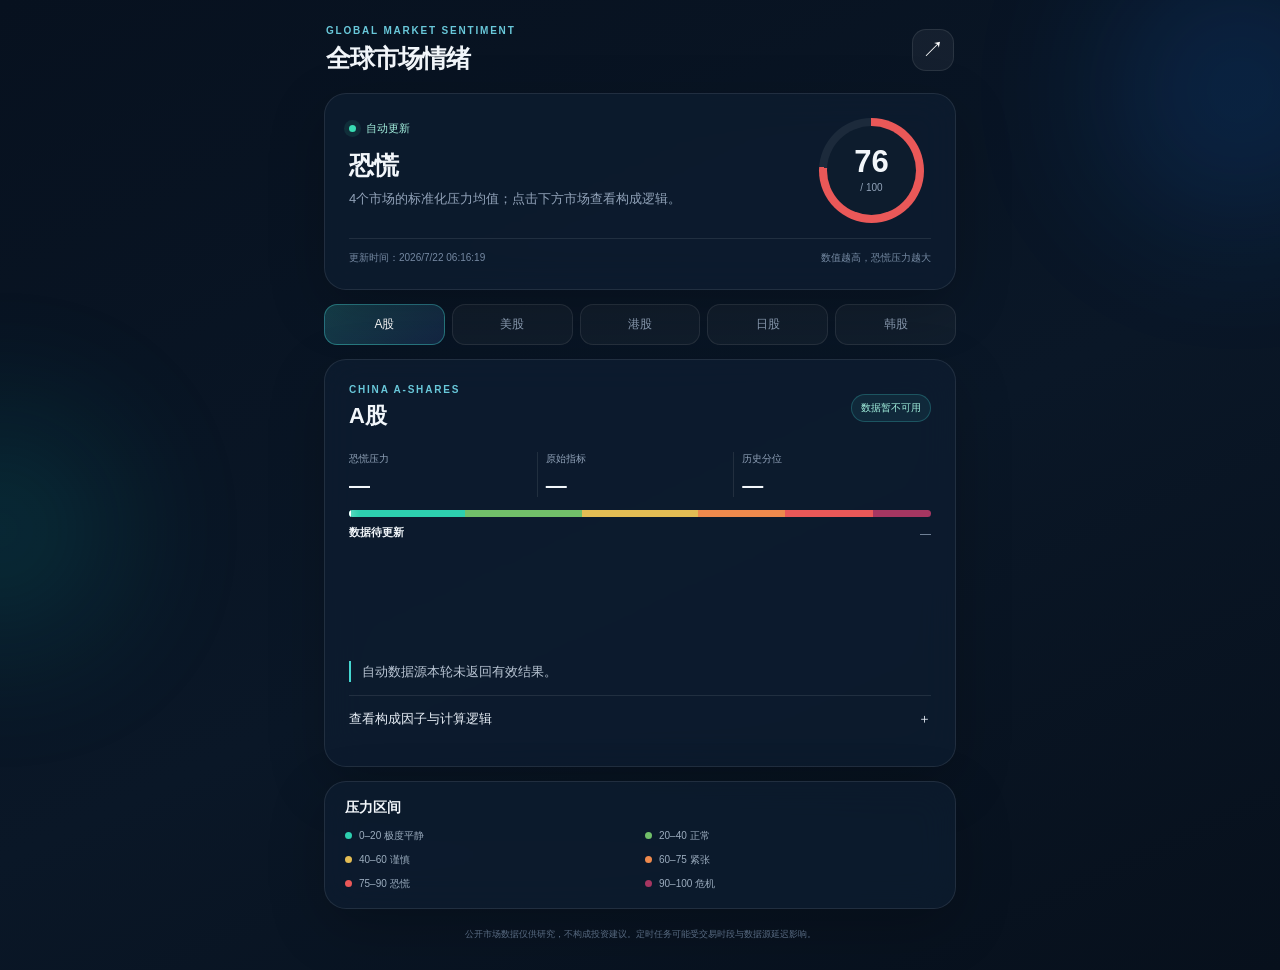
<file: index.html>
<!doctype html>
<html lang="zh-CN">
<head>
  <meta charset="utf-8">
  <meta name="viewport" content="width=device-width,initial-scale=1,viewport-fit=cover">
  <meta name="theme-color" content="#07111f">
  <meta name="description" content="全球主要市场恐慌压力与波动率监测">
  <title>全球市场情绪</title>
  <link rel="stylesheet" href="styles.css">
</head>
<body>
  <div class="ambient ambient-a"></div><div class="ambient ambient-b"></div>
  <main class="shell">
    <header class="topbar">
      <div>
        <p class="eyebrow">GLOBAL MARKET SENTIMENT</p>
        <h1>全球市场情绪</h1>
      </div>
      <button id="shareBtn" class="icon-btn" aria-label="分享">↗</button>
    </header>

    <section class="hero panel">
      <div class="hero-copy">
        <span class="live-dot"><i></i> 自动更新</span>
        <h2 id="globalLabel">数据同步中</h2>
        <p id="globalSummary">正在读取各市场最新波动率与风险代理指标。</p>
      </div>
      <div class="gauge" id="globalGauge" style="--score:0">
        <div><strong id="globalScore">—</strong><span>/ 100</span></div>
      </div>
      <div class="hero-meta">
        <span id="updatedAt">更新时间：—</span>
        <span>数值越高，恐慌压力越大</span>
      </div>
    </section>

    <nav class="market-tabs" id="marketTabs" aria-label="选择市场"></nav>

    <section class="market-detail panel" id="marketDetail">
      <div class="detail-head">
        <div>
          <p id="marketCode" class="eyebrow">MARKET</p>
          <h2 id="marketName">—</h2>
        </div>
        <span id="sourceBadge" class="badge">等待数据</span>
      </div>
      <div class="score-row">
        <div><span>恐慌压力</span><strong id="marketScore">—</strong></div>
        <div><span>原始指标</span><strong id="rawValue">—</strong></div>
        <div><span>历史分位</span><strong id="percentile">—</strong></div>
      </div>
      <div class="bar"><i id="scoreBar"></i></div>
      <div class="status-line"><span id="marketStatus">数据同步中</span><span id="marketChange">—</span></div>
      <svg id="sparkline" viewBox="0 0 320 82" preserveAspectRatio="none" aria-label="近期趋势图"></svg>
      <p id="marketInsight" class="insight">等待首次自动更新。</p>
      <button id="logicToggle" class="logic-toggle" aria-expanded="false">查看构成因子与计算逻辑 <span>＋</span></button>
      <div id="logicPanel" class="logic-panel" hidden></div>
    </section>

    <section class="legend panel">
      <h3>压力区间</h3>
      <div class="legend-grid">
        <span><i class="calm"></i>0–20 极度平静</span><span><i class="normal"></i>20–40 正常</span>
        <span><i class="caution"></i>40–60 谨慎</span><span><i class="tense"></i>60–75 紧张</span>
        <span><i class="fear"></i>75–90 恐慌</span><span><i class="crisis"></i>90–100 危机</span>
      </div>
    </section>

    <footer>公开市场数据仅供研究，不构成投资建议。定时任务可能受交易时段与数据源延迟影响。</footer>
  </main>
  <script src="app.js" defer></script>
</body>
</html>
</file>
<file: styles.css>
:root{--bg:#07111f;--panel:rgba(14,29,48,.78);--line:rgba(255,255,255,.09);--text:#f2f6fa;--muted:#91a2b8;--cyan:#43d7d1;--blue:#5a91ff;--amber:#f6ba55;--red:#ff6b67;--radius:22px;color-scheme:dark}
*{box-sizing:border-box}body{margin:0;background:linear-gradient(155deg,#07111f 0%,#0a1727 55%,#07101c 100%);color:var(--text);font-family:-apple-system,BlinkMacSystemFont,"Segoe UI","PingFang SC","Microsoft YaHei",sans-serif;min-height:100vh}.ambient{position:fixed;border-radius:999px;filter:blur(80px);opacity:.16;pointer-events:none}.ambient-a{width:260px;height:260px;background:#167dff;right:-90px;top:-40px}.ambient-b{width:220px;height:220px;background:#00cbbf;left:-110px;top:420px}.shell{position:relative;width:min(100%,680px);margin:auto;padding:calc(20px + env(safe-area-inset-top)) 16px calc(28px + env(safe-area-inset-bottom))}.topbar{display:flex;align-items:center;justify-content:space-between;padding:5px 2px 18px}.eyebrow{color:#69c8da;font-size:10px;letter-spacing:.18em;margin:0 0 6px;font-weight:700}.topbar h1{font-size:25px;margin:0;letter-spacing:-.04em}.icon-btn{width:42px;height:42px;border-radius:14px;border:1px solid var(--line);background:rgba(255,255,255,.05);color:white;font-size:22px}.panel{border:1px solid var(--line);background:var(--panel);backdrop-filter:blur(18px);box-shadow:0 18px 55px rgba(0,0,0,.22);border-radius:var(--radius)}.hero{padding:20px;display:grid;grid-template-columns:1fr 112px;gap:10px}.live-dot{font-size:11px;color:#a4f1df}.live-dot i{display:inline-block;width:7px;height:7px;background:#39ddb3;border-radius:50%;margin-right:7px;box-shadow:0 0 0 5px rgba(57,221,179,.1)}.hero h2{font-size:25px;margin:13px 0 7px}.hero p{font-size:13px;line-height:1.55;color:var(--muted);margin:0}.gauge{width:105px;height:105px;border-radius:50%;background:conic-gradient(var(--gauge-color,#43d7d1) calc(var(--score)*1%),rgba(255,255,255,.07) 0);display:grid;place-items:center;position:relative}.gauge:before{content:"";position:absolute;inset:8px;border-radius:50%;background:#0d1c2d}.gauge div{position:relative;text-align:center}.gauge strong{display:block;font-size:31px;line-height:1}.gauge span{font-size:10px;color:var(--muted)}.hero-meta{grid-column:1/-1;display:flex;justify-content:space-between;border-top:1px solid var(--line);padding-top:12px;margin-top:5px;font-size:10px;color:#7589a2}.market-tabs{display:grid;grid-template-columns:repeat(5,1fr);gap:7px;margin:14px 0}.market-tab{border:1px solid var(--line);background:rgba(255,255,255,.035);color:#8fa1b7;border-radius:13px;padding:11px 2px;font-size:12px}.market-tab.active{background:linear-gradient(145deg,rgba(67,215,209,.22),rgba(90,145,255,.15));color:white;border-color:rgba(67,215,209,.42)}.market-detail{padding:20px}.detail-head,.status-line{display:flex;align-items:center;justify-content:space-between}.detail-head h2{margin:0;font-size:22px}.badge{font-size:10px;color:#a4f1df;border:1px solid rgba(67,215,209,.25);background:rgba(67,215,209,.08);padding:6px 9px;border-radius:999px}.score-row{display:grid;grid-template-columns:repeat(3,1fr);gap:8px;margin:21px 0 13px}.score-row div{border-right:1px solid var(--line);padding-right:8px}.score-row div:last-child{border:0}.score-row span{display:block;color:var(--muted);font-size:10px;margin-bottom:7px}.score-row strong{font-size:21px}.bar{height:7px;border-radius:99px;background:linear-gradient(90deg,#2dcfaf 0 20%,#71bf69 20% 40%,#e4bd54 40% 60%,#ef8a4d 60% 75%,#ea5858 75% 90%,#a63661 90%);overflow:hidden;position:relative}.bar i{position:absolute;top:-2px;bottom:-2px;width:3px;background:white;left:0%;border-radius:5px;box-shadow:0 0 10px white;transition:left .5s ease}.status-line{font-size:11px;color:var(--muted);margin-top:8px}.status-line span:first-child{color:var(--text);font-weight:600}#sparkline{width:100%;height:82px;margin:18px 0 4px;overflow:visible}.spark-area{fill:url(#sparkGradient)}.spark-line{fill:none;stroke:#54d9d1;stroke-width:2.2;vector-effect:non-scaling-stroke}.insight{font-size:13px;line-height:1.65;color:#bac6d4;border-left:2px solid #45d6d0;padding-left:11px}.logic-toggle{width:100%;margin-top:8px;padding:14px 0;border:0;border-top:1px solid var(--line);background:none;color:#e7eef6;text-align:left;font-size:13px;display:flex;justify-content:space-between}.logic-panel{font-size:12px;line-height:1.65;color:#9eafc1;padding-top:4px}.logic-panel h4{color:white;margin:13px 0 5px}.factor{display:grid;grid-template-columns:1fr auto;gap:8px;padding:8px 0;border-bottom:1px dashed rgba(255,255,255,.07)}.factor b{color:#dbe5ef}.logic-note{background:rgba(255,255,255,.035);padding:11px;border-radius:12px;margin-top:12px}.legend{padding:17px 20px;margin-top:14px}.legend h3{font-size:14px;margin:0 0 12px}.legend-grid{display:grid;grid-template-columns:1fr 1fr;gap:10px;color:#9cadbf;font-size:10px}.legend-grid i{display:inline-block;width:7px;height:7px;border-radius:50%;margin-right:7px}.calm{background:#2dcfaf}.normal{background:#71bf69}.caution{background:#e4bd54}.tense{background:#ef8a4d}.fear{background:#ea5858}.crisis{background:#a63661}footer{text-align:center;color:#61758e;font-size:9px;line-height:1.6;padding:18px 10px 0}@media(min-width:520px){.shell{padding-left:24px;padding-right:24px}.hero{padding:24px}.market-detail{padding:24px}}
</file>
